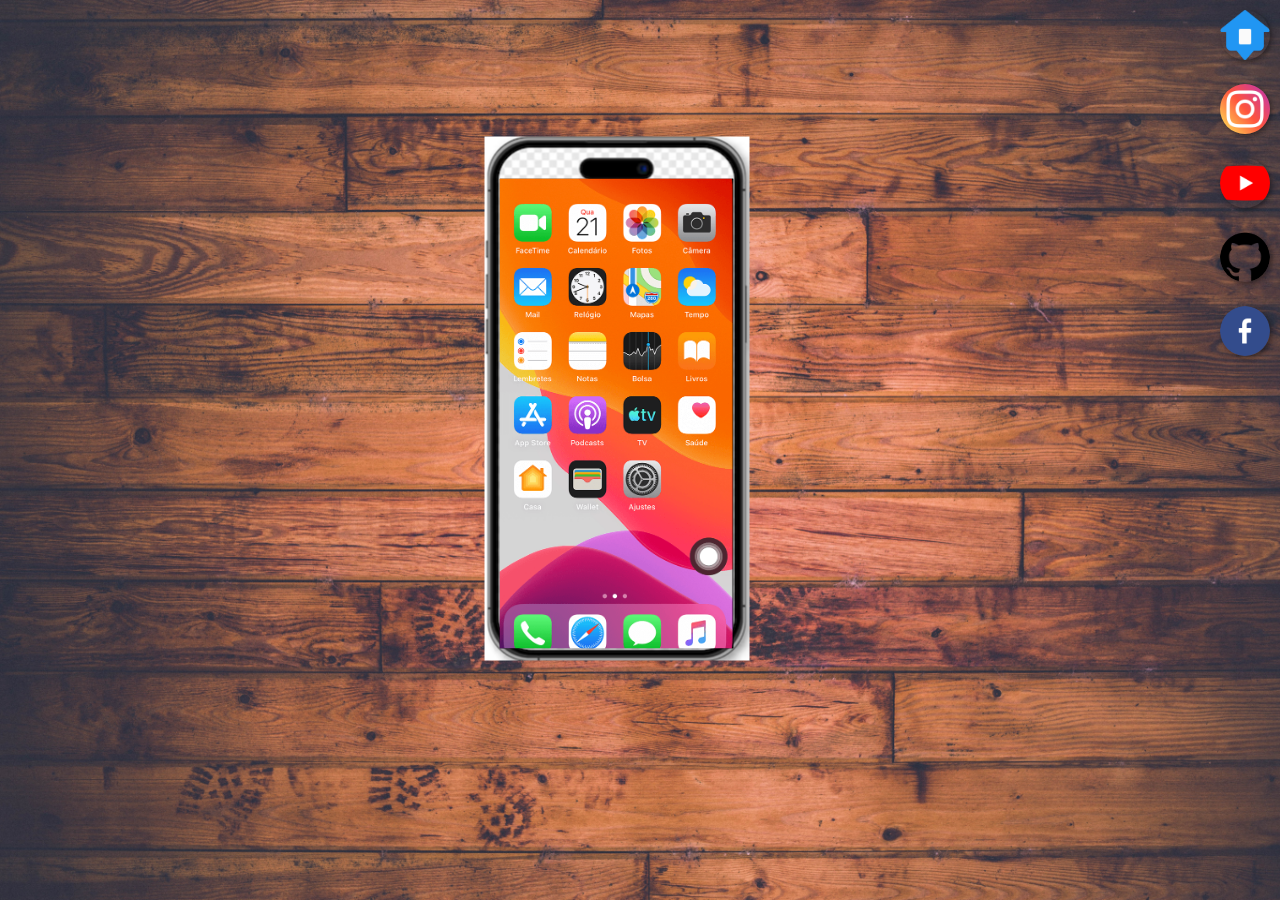
<file: index.html>
<!DOCTYPE html>
<html lang="pt-br">
<head>
    <meta charset="UTF-8">
    <meta name="viewport" content="width=device-width, initial-scale=1.0">
    <link rel="shortcut icon" href="._favicon.ico" type="image/x-icon">
    <title>Projeto Redes Sociais</title>
    <link rel="stylesheet" href="estilos/style.css">
</head>
<body>
    <main>
        <section id="telefone">
            <iframe src="home.html" name="tela" id="tela" frameborder="0"></iframe>
            
        </section>
        <section id="redes-sociais">
            <a href="home.html" target="tela"> <img src="imagens/logo-home.png" alt="home"></a><br>
            <a href="instagram.html" target="tela"> <img src="imagens/logo-instagram.png" alt="instagram"></a><br>
            <a href="youtube.html" target="tela"> <img src="imagens/logo-youtube.png" alt="youtube"></a><br>
            <a href="github.html" target="tela"> <img src="imagens/logo-github.png" alt="github"></a><br>
            <a href="#" target="tela"> <img src="imagens/logo-facebook.png" alt=""> </a><br>
        </section>
    </main>
    
</body>
</html>
</file>
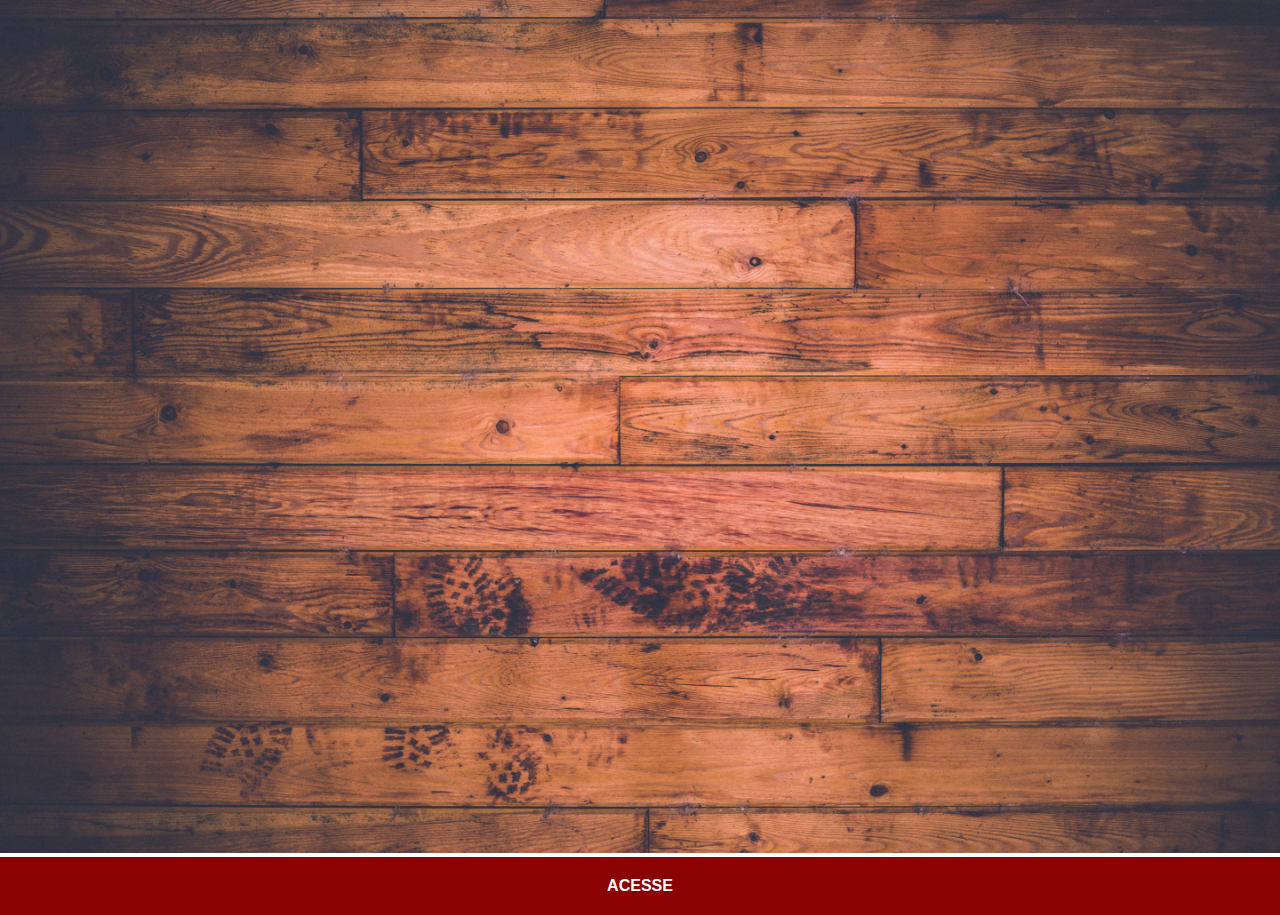
<file: github.html>
<!DOCTYPE html>
<html lang="pt-br">
<head>
    <meta charset="UTF-8">
    <meta name="viewport" content="width=device-width, initial-scale=1.0">
    <title>GitHub</title>
    <link rel="stylesheet" href="estilos/social.css">
</head>
<body>
    <img src="imagens/fundo-madeira.jpg" alt="GitHub">
    <a href="https://github.com/uendelmirandadev" target="_blank">ACESSE</a>
    
</body>
</html>
</file>
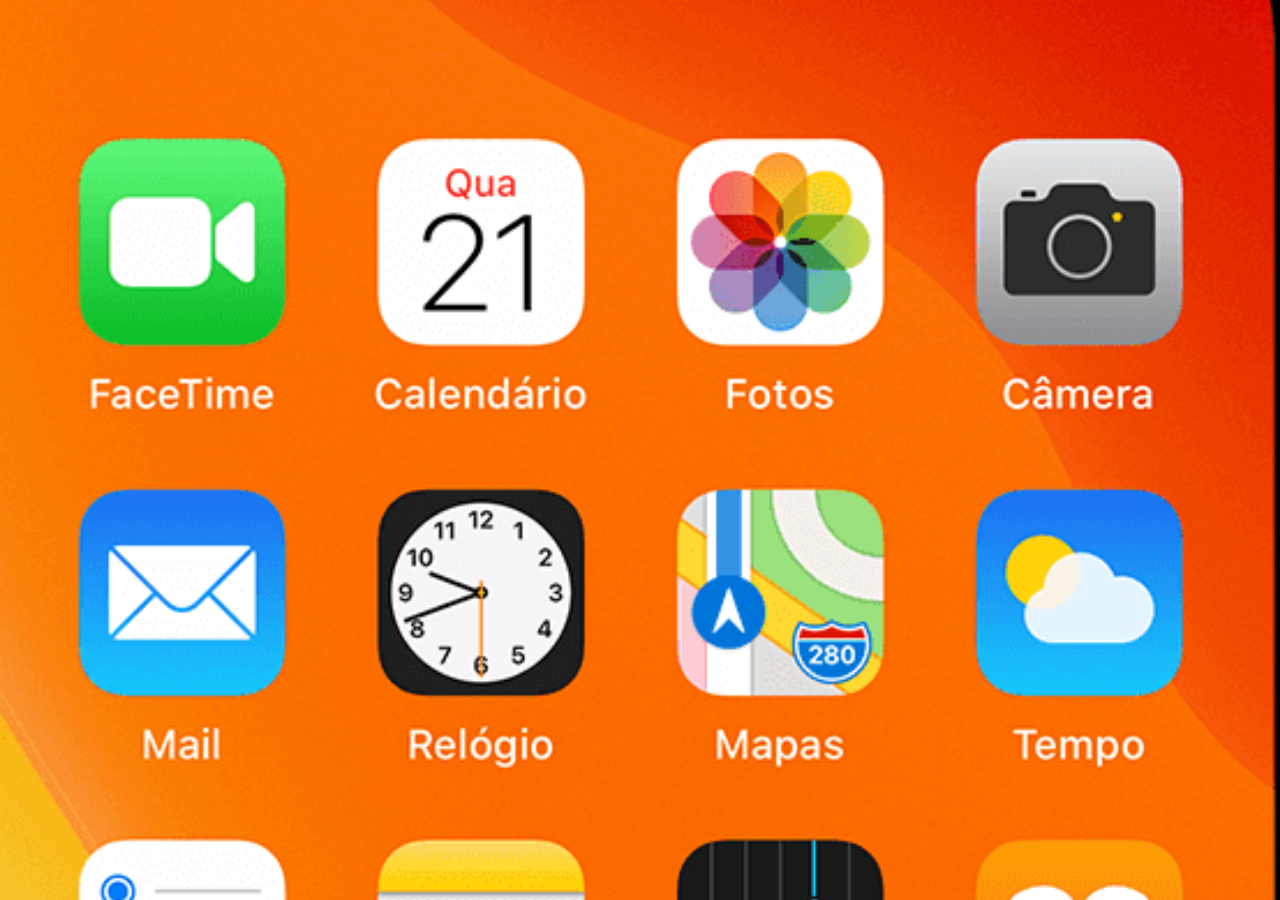
<file: home.html>
<!DOCTYPE html>
<html lang="pt-br">
<head>
    <meta charset="UTF-8">
    <meta name="viewport" content="width=device-width, initial-scale=1.0">
    <title>Home</title>
</head>
<style>
    * {
        margin: 0px;
        padding: 0px;
    }

    body {
        width: 100vw;
        height: 100vh;
        background: black url('imagens/tela-home6.png') no-repeat top center;
        background-size: cover;
    }
</style>
<body>
    
</body>
</html>
</file>
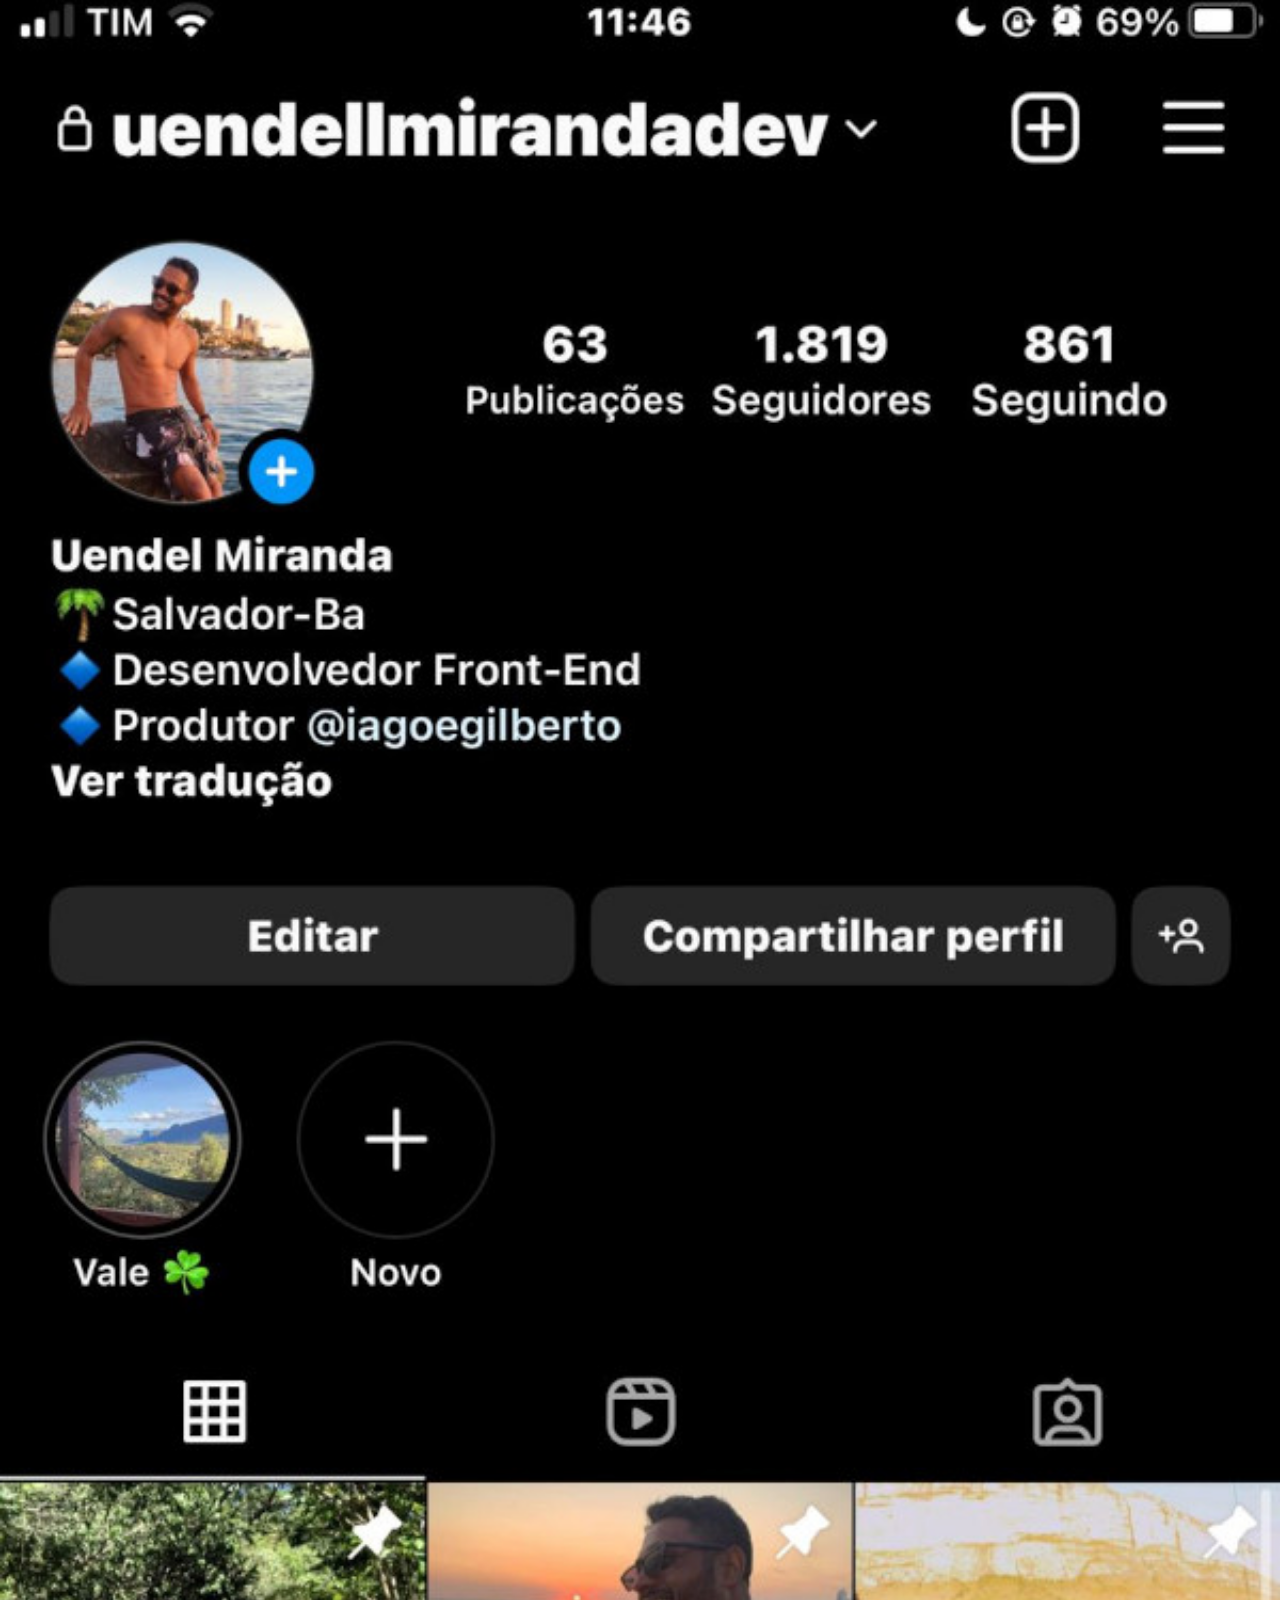
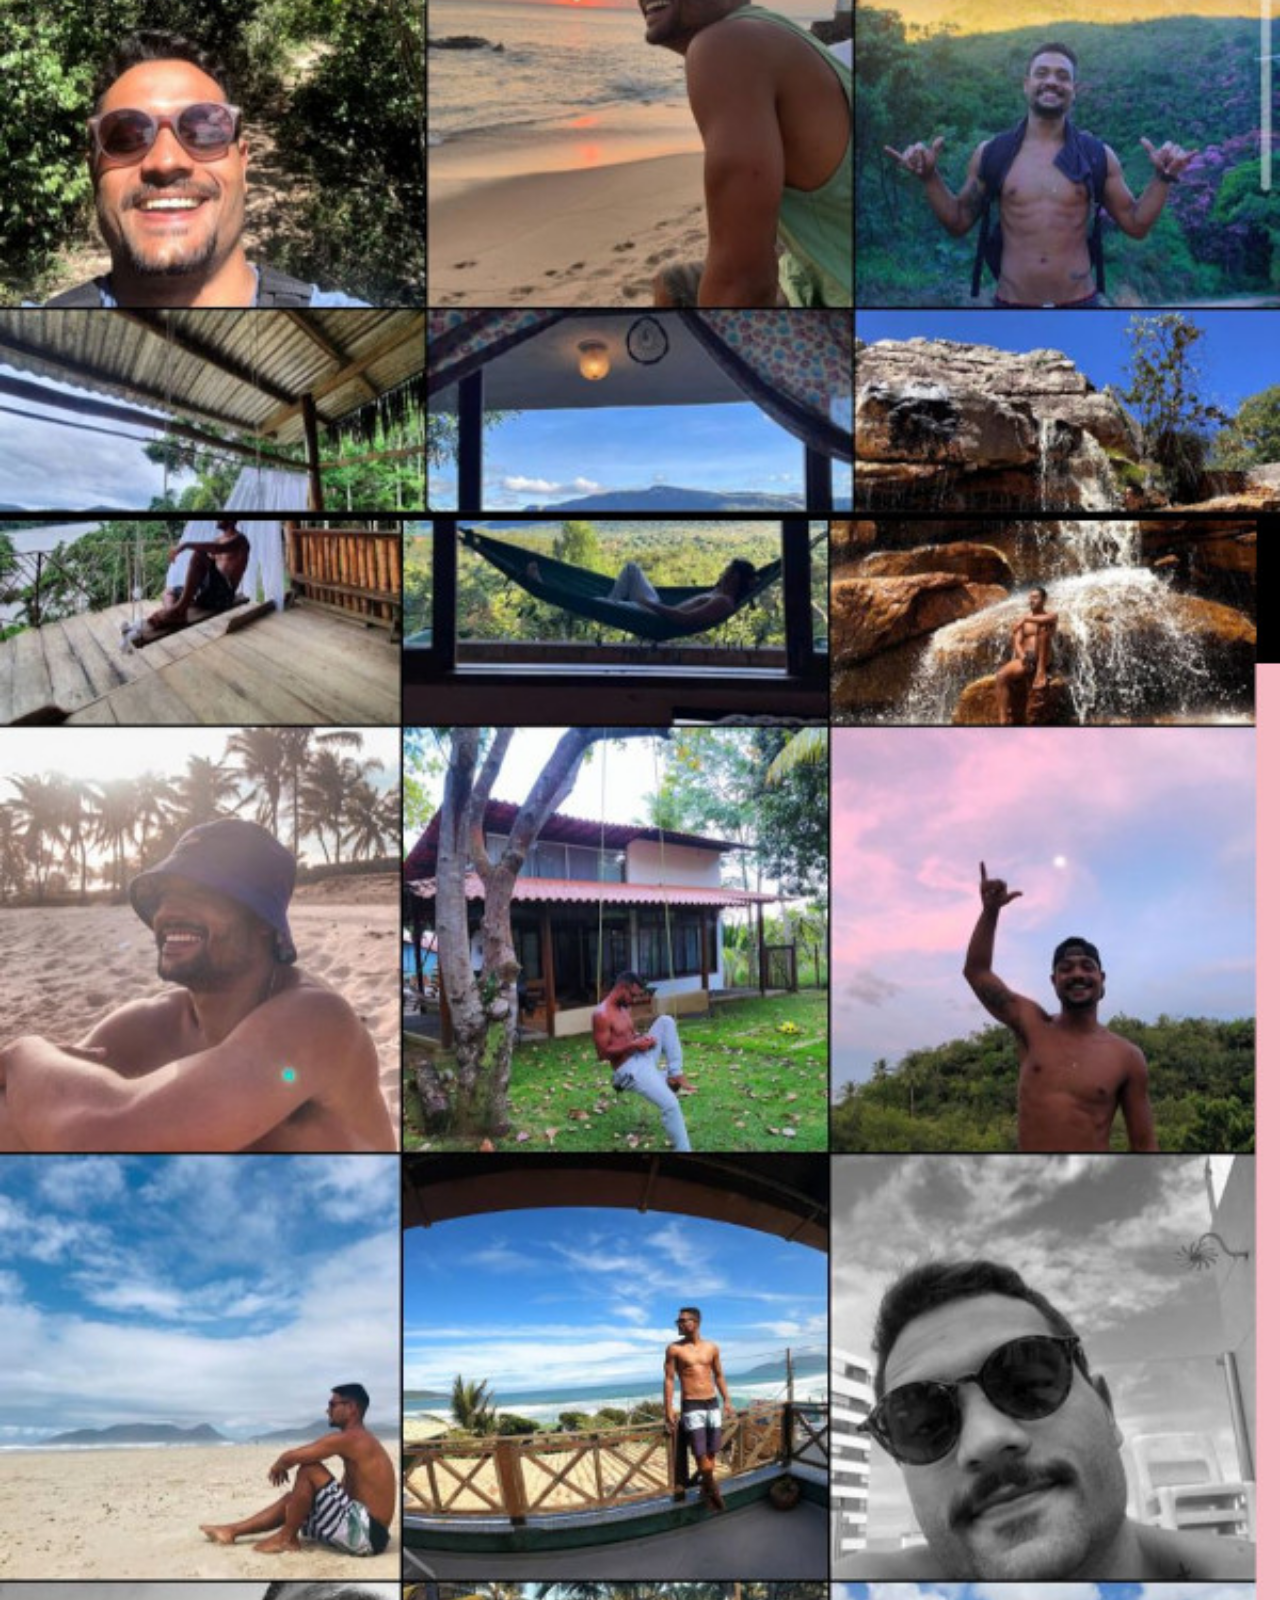
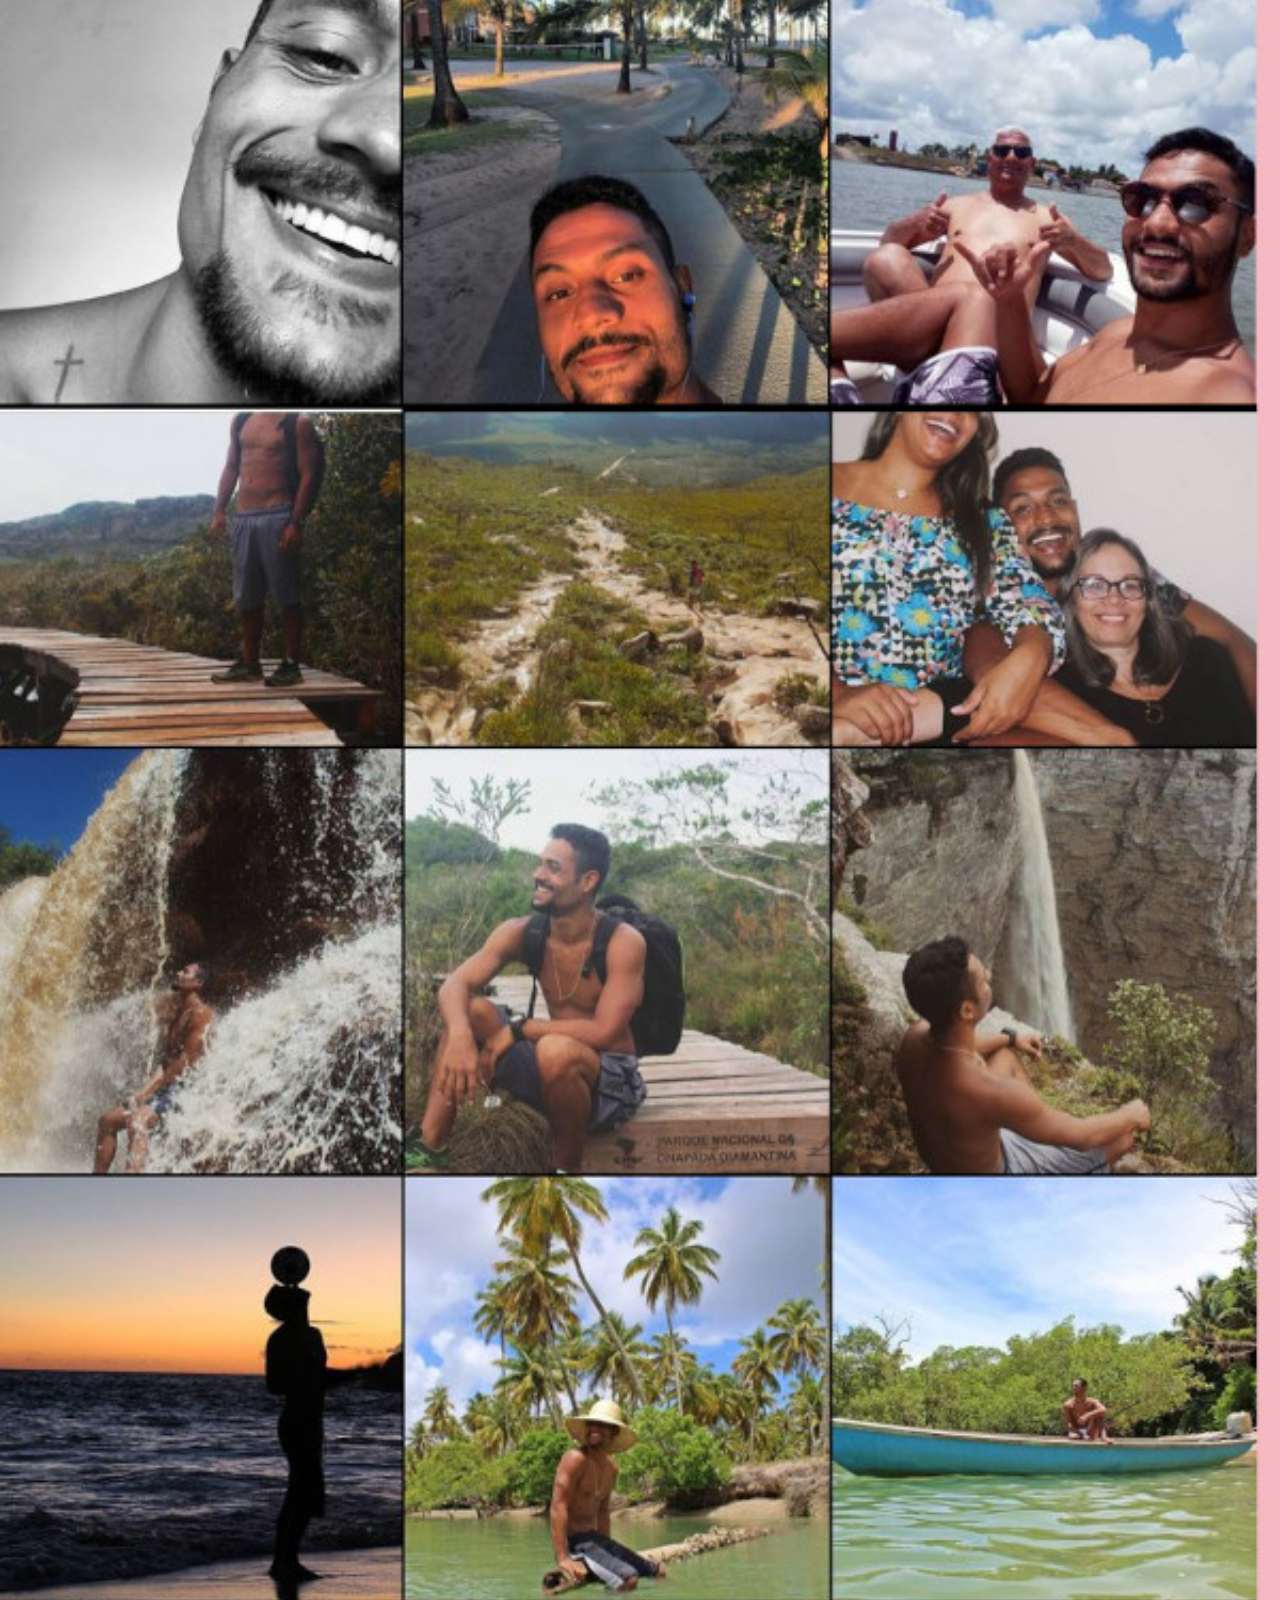
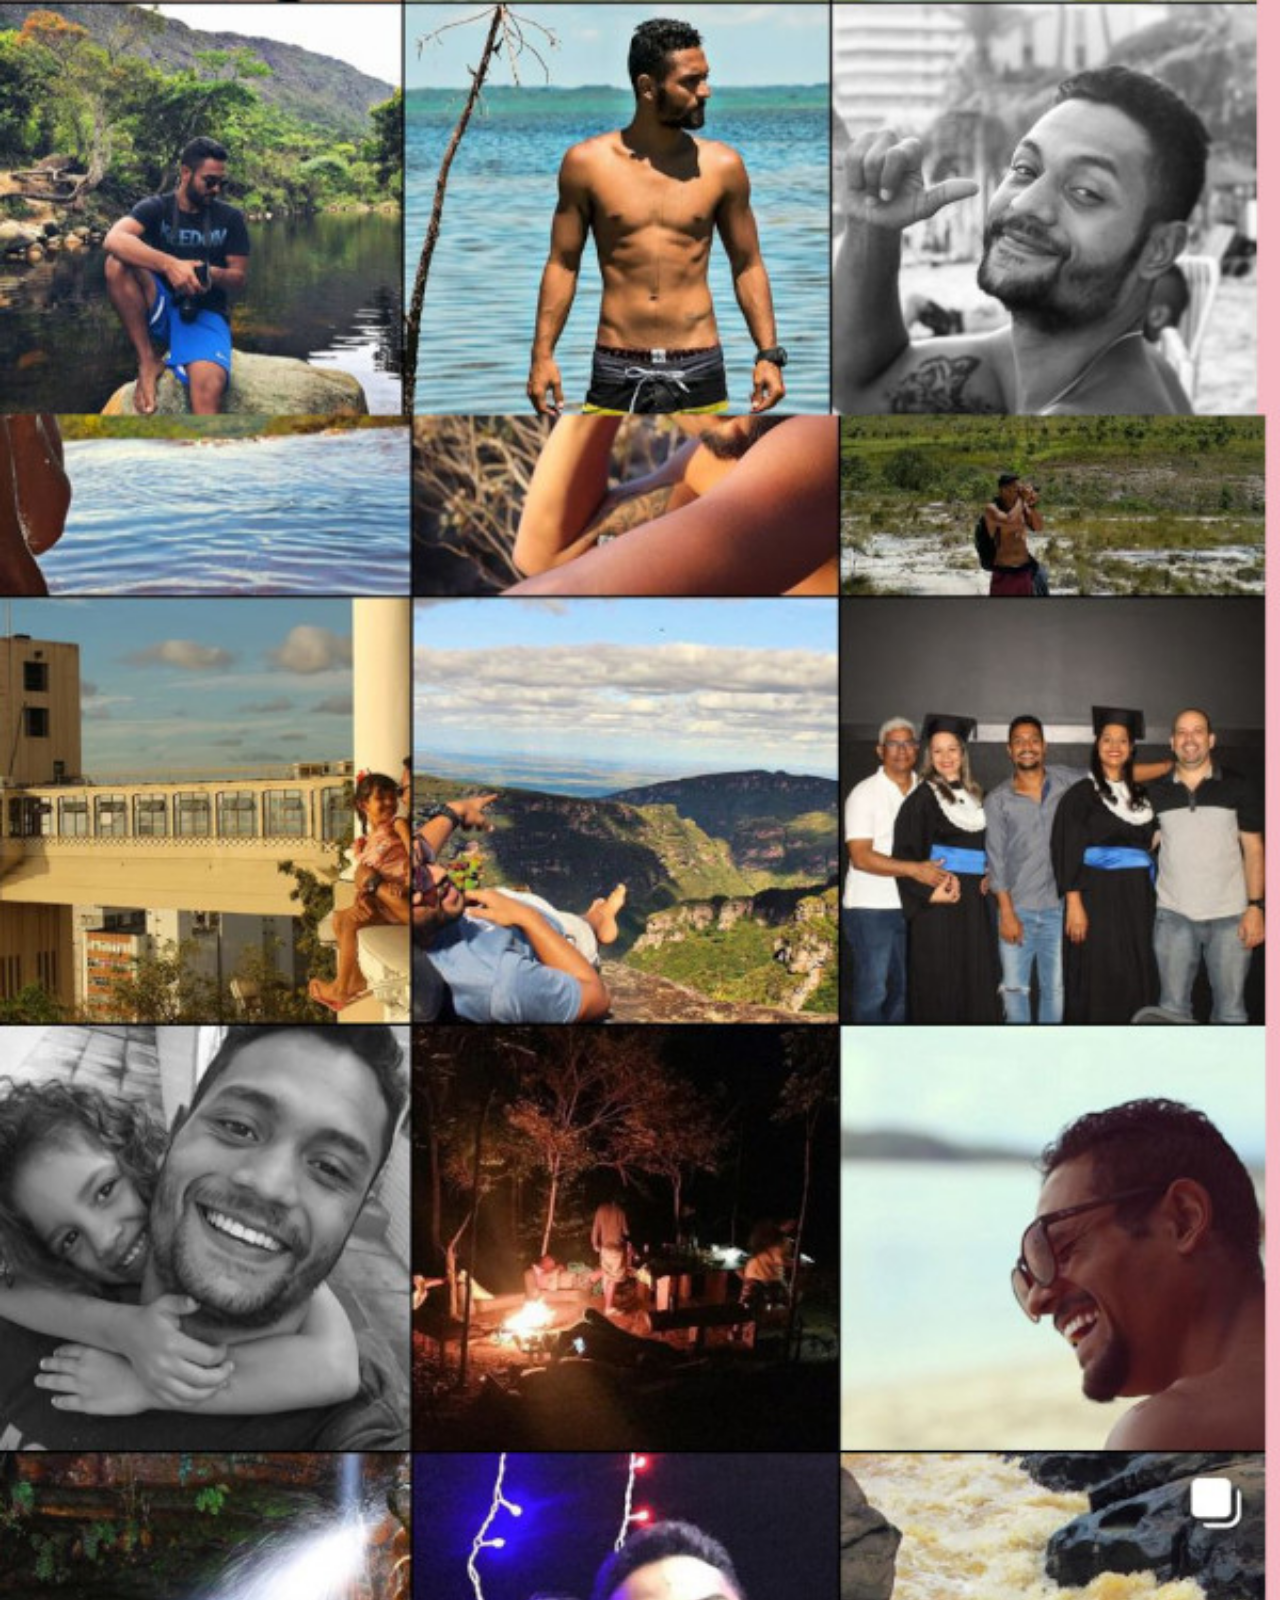
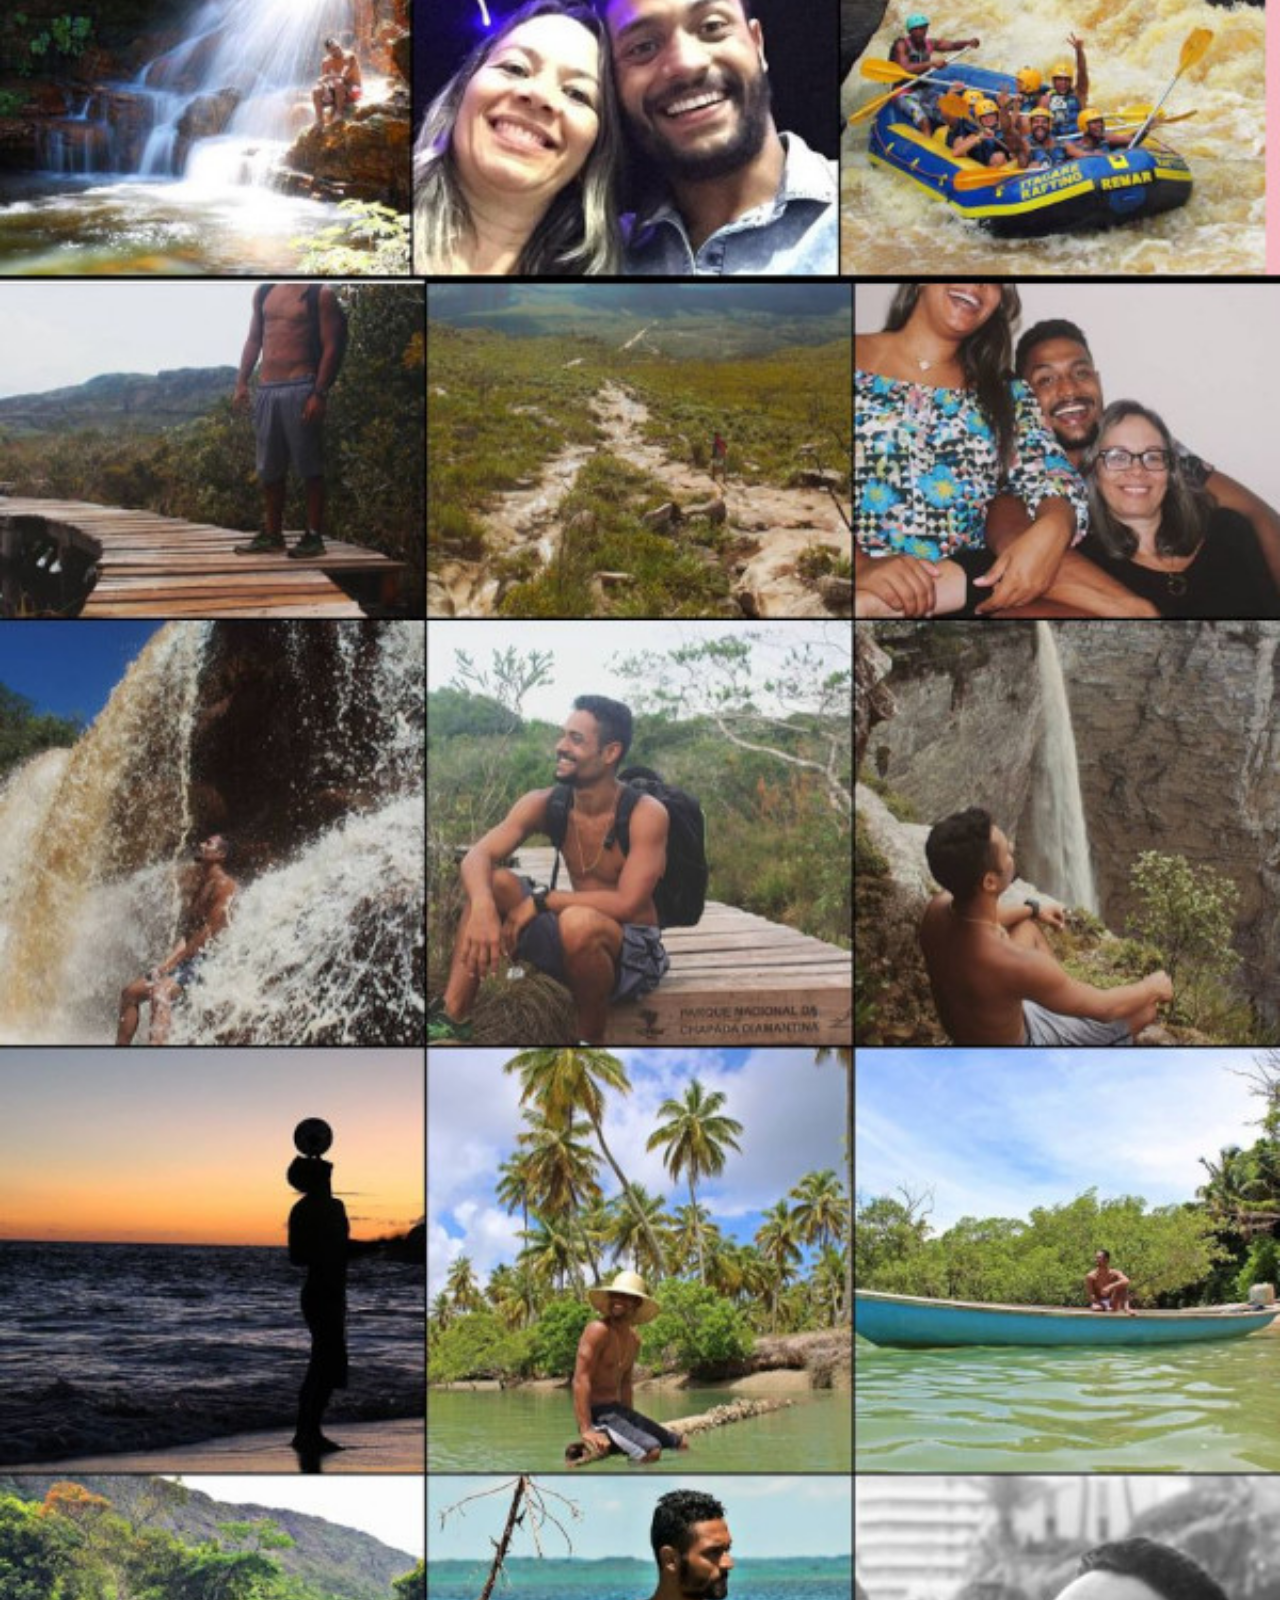
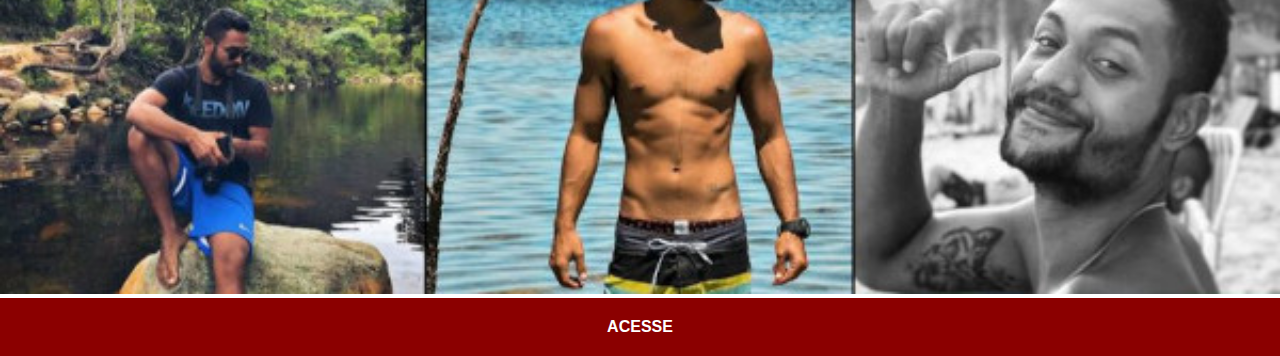
<file: instagram.html>
<!DOCTYPE html>
<html lang="pt-br">
<head>
    <meta charset="UTF-8">
    <meta name="viewport" content="width=device-width, initial-scale=1.0">
    <title>Instagram</title>
    <link rel="stylesheet" href="estilos/social.css">
</head>
<body>
    <img src="imagens/print.jpg" alt="Instagram">
    <a href="https://www.instagram.com/uendellmirandadev/" target="_blank">ACESSE</a>
    
</body>
</html>
</file>
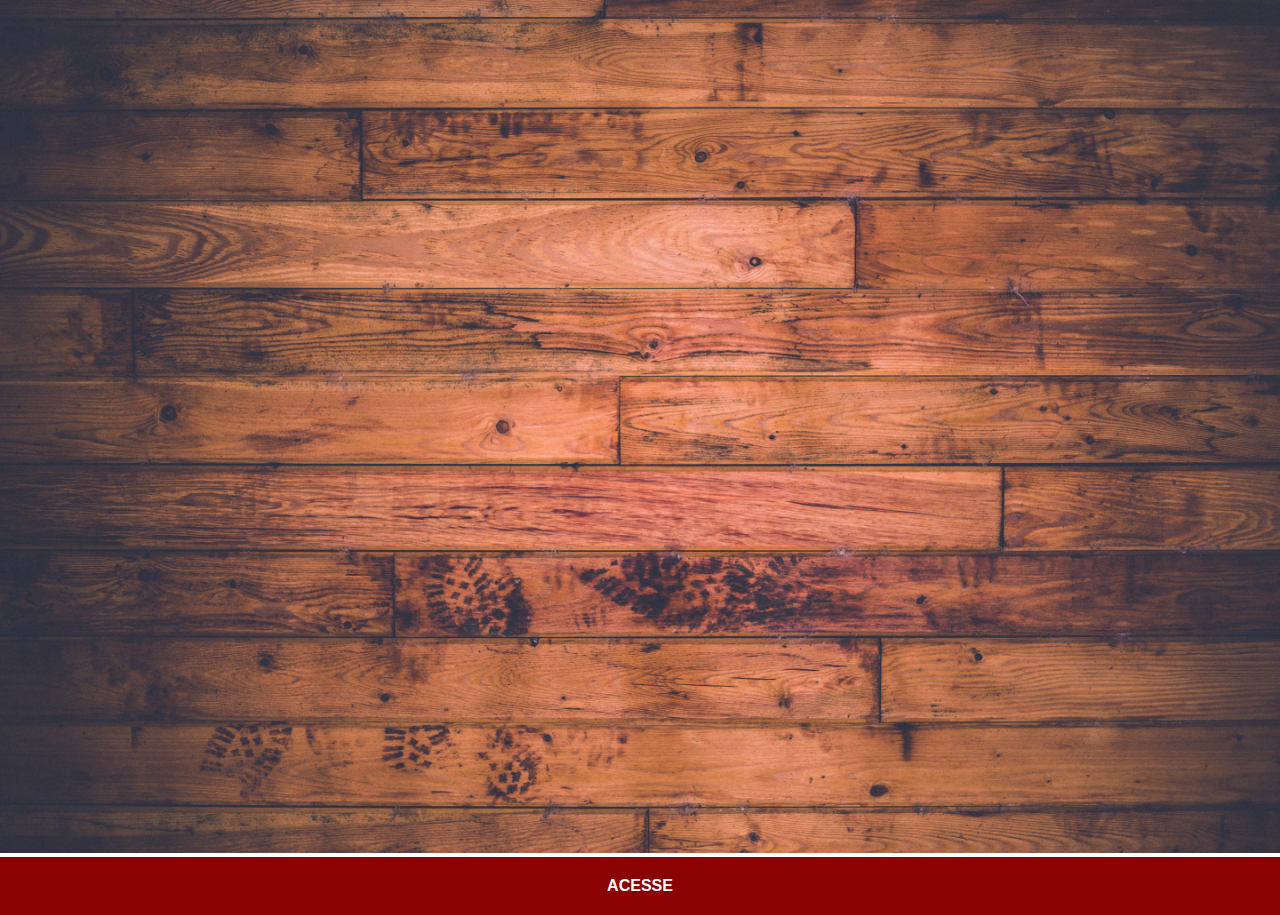
<file: youtube.html>
<!DOCTYPE html>
<html lang="pt-br">
<head>
    <meta charset="UTF-8">
    <meta name="viewport" content="width=device-width, initial-scale=1.0">
    <title>Document</title>
    <link rel="stylesheet" href="estilos/social.css">
</head>
<body>
    <img src="imagens/fundo-madeira.jpg" alt="Instagram">
    <a href="https://www.instagram.com/uendellmirandadev/" target="_blank">ACESSE</a>
    
</body>
</html>
</file>
<file: estilos/style.css>
@charset "UTF-8";

* {
    margin: 0px;
    padding: 0px;
    font-family: Arial, Helvetica, sans-serif;
}

html, body {
    height: 100vh; /*ALTURA TOTAL*/
    width: 100vw; /*LARGURA TOTAL*/
    background-color: black;
}

body {
    background: url('../imagens/fundo-madeira.jpg') no-repeat top center;
    background-size: cover;
    background-attachment: fixed;
}

main {
    position: relative; /*IMPORTANTE PARA FAZER O BLOCO DO MEIO FICAR CENTRALIZADO*/
    height: 100vh;  
}

section#telefone {
    position: absolute; /*SEMPRE ACOMPANHADO DE TOP 50% LEF 50% E TRANSFORM TRANSLATE (-59%, -50%)*/
    top: 50%;
    left: 50%;
    transform: translate(-50%, -50%); 

    height: 627px;
    width: 311px;
    background: url('../imagens/frame-iphone5.png') no-repeat;
}

iframe#tela {
    position: relative;
    top: 42px;
    left: 15px;
    width: 234px;
    height: 470px;
}

section#redes-sociais {
    text-align: right;
}

section#redes-sociais img { /*CONFIGURAÇÕES DAS IMG DOS ICONES*/
    width: 50px;
    margin: 10px; 
    border-radius: 50%;
    box-shadow: 2px 2px 5px rgba(0, 0, 0, 0.400);
    box-sizing: border-box;
}

section#redes-sociais img:hover { /*CONFIGURAÇÕES BOTOES DE REDES SOCIAIS*/
    border: 2px solid rgba(255, 255, 255, 0.712); 
    transform: translate(-3px, -3px); /*ELE DA UMA LEVEMENTE SUSPENDIDA */
    box-shadow: 5px 5px 10px rgba(0, 0, 0, 0.616); /*SOMBRA NO ICONE*/
    transition: transform 0.5s, border 2s; /*CONFIGURAÇÃO PARA DELAY AO CLICAR NO ICONE + TEMPO APARACIAO BORDA*/
}
</file>
<file: estilos/social.css>
@charset "UTF-8";

*{
    margin: 0px;
    padding: 0px;
    font-family: Arial, Helvetica, sans-serif;
}

::-webkit-scrollbar { /*ESCONDER A BARRA DE ROLAGEM */
    width: 0px;
    height: 0px;
}

img {
    width: 100vw;

}

a {
    display: block;
    background-color: darkred;
    color: white;
    padding: 20px;
    text-align: center;
    font-weight: bolder;
    text-decoration: none;

}

a:hover {
    background-color: red;
}
</file>
